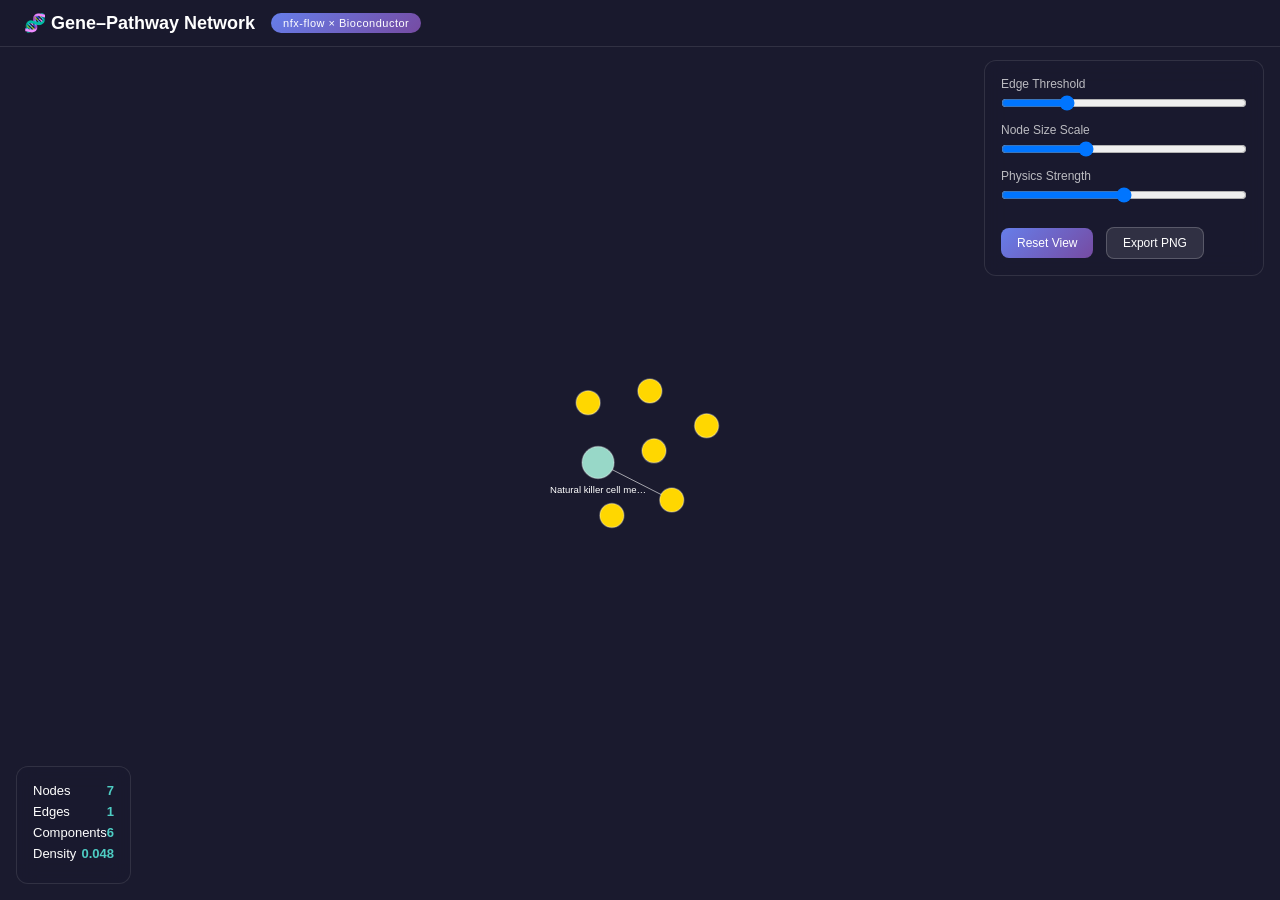
<file: img/bioc/gene_pathway_network.html>
<!DOCTYPE html>
<html>
<head>
<meta charset="utf-8">
<title>Gene–Pathway Network — nfx-flow Bioconductor</title>
<style>
* { margin: 0; padding: 0; box-sizing: border-box; }
body { 
    background: #1a1a2e; 
    color: #ffffff; 
    font-family: 'SF Pro Display', -apple-system, BlinkMacSystemFont, sans-serif;
    overflow: hidden;
}
#header {
    position: fixed; top: 0; left: 0; right: 0; z-index: 100;
    background: rgba(26,26,46,0.9); backdrop-filter: blur(10px);
    padding: 12px 24px; display: flex; align-items: center; gap: 16px;
    border-bottom: 1px solid rgba(255,255,255,0.1);
}
#header h1 { font-size: 18px; font-weight: 600; }
#header .badge {
    background: linear-gradient(135deg, #667eea, #764ba2);
    padding: 4px 12px; border-radius: 12px; font-size: 11px;
    font-weight: 500; letter-spacing: 0.5px;
}
#controls {
    position: fixed; top: 60px; right: 16px; z-index: 100;
    background: rgba(26,26,46,0.85); backdrop-filter: blur(10px);
    border-radius: 12px; padding: 16px; width: 280px;
    border: 1px solid rgba(255,255,255,0.1);
}
#controls label { font-size: 12px; display: block; margin-bottom: 4px; opacity: 0.7; }
#controls input[type=range] { width: 100%; margin-bottom: 12px; }
#stats {
    position: fixed; bottom: 16px; left: 16px; z-index: 100;
    background: rgba(26,26,46,0.85); backdrop-filter: blur(10px);
    border-radius: 12px; padding: 16px; font-size: 13px;
    border: 1px solid rgba(255,255,255,0.1);
}
#stats .stat-row { display: flex; justify-content: space-between; margin-bottom: 6px; }
#stats .stat-value { color: #4ECDC4; font-weight: 600; }
#tooltip {
    position: fixed; display: none; background: rgba(0,0,0,0.9);
    border: 1px solid rgba(255,255,255,0.2); border-radius: 8px;
    padding: 12px; font-size: 12px; max-width: 300px; z-index: 200;
    pointer-events: none;
}
canvas { display: block; }
</style>
</head>
<body>
<div id="header">
    <h1>🧬 Gene–Pathway Network</h1>
    <span class="badge">nfx-flow × Bioconductor</span>
</div>

<div id="controls">
    <label>Edge Threshold</label>
    <input type="range" id="threshold" min="0" max="100" value="25" 
           oninput="updateThreshold(this.value)">
    <label>Node Size Scale</label>
    <input type="range" id="nodeScale" min="50" max="200" value="100"
           oninput="updateNodeScale(this.value)">
    <label>Physics Strength</label>
    <input type="range" id="physics" min="0" max="100" value="50"
           oninput="updatePhysics(this.value)">
    <div style="margin-top: 12px;">
        <button onclick="resetView()" style="
            background: linear-gradient(135deg, #667eea, #764ba2);
            border: none; color: white; padding: 8px 16px;
            border-radius: 8px; cursor: pointer; font-size: 12px;
        ">Reset View</button>
        <button onclick="exportPNG()" style="
            background: rgba(255,255,255,0.1);
            border: 1px solid rgba(255,255,255,0.2); color: white;
            padding: 8px 16px; border-radius: 8px; cursor: pointer;
            font-size: 12px; margin-left: 8px;
        ">Export PNG</button>
    </div>
</div>

<div id="stats">
    <div class="stat-row"><span>Nodes</span><span class="stat-value" id="nNodes">0</span></div>
    <div class="stat-row"><span>Edges</span><span class="stat-value" id="nEdges">0</span></div>
    <div class="stat-row"><span>Components</span><span class="stat-value" id="nComp">0</span></div>
    <div class="stat-row"><span>Density</span><span class="stat-value" id="density">0</span></div>
</div>

<div id="tooltip"></div>

<canvas id="canvas"></canvas>

<script>
const rawNodes = [
  {
    "id": "gene_CD3E",
    "label": "CD3E",
    "group": "gene",
    "size": 15,
    "color": "#FFD700"
  },
  {
    "id": "gene_GZMB",
    "label": "GZMB",
    "group": "gene",
    "size": 15,
    "color": "#FFD700"
  },
  {
    "id": "gene_CCR7",
    "label": "CCR7",
    "group": "gene",
    "size": 15,
    "color": "#FFD700"
  },
  {
    "id": "gene_PDCD1",
    "label": "PDCD1",
    "group": "gene",
    "size": 15,
    "color": "#FFD700"
  },
  {
    "id": "gene_MKI67",
    "label": "MKI67",
    "group": "gene",
    "size": 15,
    "color": "#FFD700"
  },
  {
    "id": "gene_FAS",
    "label": "FAS",
    "group": "gene",
    "size": 15,
    "color": "#FFD700"
  },
  {
    "id": "pw_hsa04650",
    "label": "Natural killer cell mediated cytotoxicity",
    "group": "pathway",
    "size": 20,
    "color": "#98D8C8"
  }
];
const rawEdges = [
  {
    "source": "gene_GZMB",
    "target": "pw_hsa04650",
    "weight": 1.0
  }
];

// Force-directed layout engine
const canvas = document.getElementById('canvas');
const ctx = canvas.getContext('2d');
let W, H;

function resize() {
    W = canvas.width = window.innerWidth;
    H = canvas.height = window.innerHeight;
}
resize();
window.addEventListener('resize', resize);

// Initialize node positions
const nodes = rawNodes.map((n, i) => ({
    ...n,
    x: W/2 + (Math.random() - 0.5) * 400,
    y: H/2 + (Math.random() - 0.5) * 400,
    vx: 0, vy: 0,
    radius: (n.size || 15) * 0.8,
}));

let edges = rawEdges.map(e => ({
    ...e,
    sourceIdx: nodes.findIndex(n => n.id === e.source),
    targetIdx: nodes.findIndex(n => n.id === e.target),
})).filter(e => e.sourceIdx >= 0 && e.targetIdx >= 0);

let edgeThreshold = 0.25;
let nodeScale = 1.0;
let physicsStrength = 0.5;
let hoveredNode = null;
let dragNode = null;
let offsetX = 0, offsetY = 0;

// Stats
document.getElementById('nNodes').textContent = nodes.length;
document.getElementById('nEdges').textContent = edges.length;
document.getElementById('density').textContent = 
    (2 * edges.length / (nodes.length * (nodes.length - 1))).toFixed(3);

// Physics simulation
function simulate() {
    const repulsion = 2000 * physicsStrength;
    const attraction = 0.005 * physicsStrength;
    const damping = 0.85;
    const centerGravity = 0.01;
    
    // Repulsion between all nodes
    for (let i = 0; i < nodes.length; i++) {
        for (let j = i + 1; j < nodes.length; j++) {
            const dx = nodes[j].x - nodes[i].x;
            const dy = nodes[j].y - nodes[i].y;
            const dist = Math.sqrt(dx*dx + dy*dy) + 1;
            const force = repulsion / (dist * dist);
            const fx = (dx / dist) * force;
            const fy = (dy / dist) * force;
            nodes[i].vx -= fx; nodes[i].vy -= fy;
            nodes[j].vx += fx; nodes[j].vy += fy;
        }
    }
    
    // Attraction along edges
    const visibleEdges = edges.filter(e => (e.weight || 0.5) >= edgeThreshold);
    for (const e of visibleEdges) {
        const s = nodes[e.sourceIdx], t = nodes[e.targetIdx];
        const dx = t.x - s.x, dy = t.y - s.y;
        const dist = Math.sqrt(dx*dx + dy*dy) + 1;
        const force = attraction * dist * (e.weight || 0.5);
        s.vx += (dx/dist) * force; s.vy += (dy/dist) * force;
        t.vx -= (dx/dist) * force; t.vy -= (dy/dist) * force;
    }
    
    // Center gravity + update positions
    for (const n of nodes) {
        n.vx += (W/2 - n.x) * centerGravity;
        n.vy += (H/2 - n.y) * centerGravity;
        n.vx *= damping; n.vy *= damping;
        if (n !== dragNode) {
            n.x += n.vx; n.y += n.vy;
        }
    }
}

// Rendering
function draw() {
    ctx.fillStyle = '#1a1a2e';
    ctx.fillRect(0, 0, W, H);
    
    // Draw edges
    const visibleEdges = edges.filter(e => (e.weight || 0.5) >= edgeThreshold);
    for (const e of visibleEdges) {
        const s = nodes[e.sourceIdx], t = nodes[e.targetIdx];
        const alpha = Math.min(0.6, (e.weight || 0.3) * 0.8);
        
        ctx.beginPath();
        ctx.moveTo(s.x, s.y);
        ctx.lineTo(t.x, t.y);
        ctx.strokeStyle = hoveredNode && (e.sourceIdx === nodes.indexOf(hoveredNode) || e.targetIdx === nodes.indexOf(hoveredNode))
            ? 'rgba(255, 215, 0, 0.8)'
            : `rgba(255, 255, 255, ${alpha})`;
        ctx.lineWidth = hoveredNode && (e.sourceIdx === nodes.indexOf(hoveredNode) || e.targetIdx === nodes.indexOf(hoveredNode)) ? 2 : 1;
        ctx.stroke();
    }
    
    // Draw nodes
    for (const n of nodes) {
        const r = n.radius * nodeScale;
        
        // Glow effect for hovered node
        if (n === hoveredNode) {
            ctx.beginPath();
            ctx.arc(n.x, n.y, r + 8, 0, Math.PI * 2);
            const glow = ctx.createRadialGradient(n.x, n.y, r, n.x, n.y, r + 8);
            glow.addColorStop(0, n.color + '80');
            glow.addColorStop(1, 'transparent');
            ctx.fillStyle = glow;
            ctx.fill();
        }
        
        // Node circle
        ctx.beginPath();
        ctx.arc(n.x, n.y, r, 0, Math.PI * 2);
        ctx.fillStyle = n.color || '#4A90D9';
        ctx.fill();
        ctx.strokeStyle = 'rgba(255,255,255,0.3)';
        ctx.lineWidth = 1.5;
        ctx.stroke();
        
        // Label
        if (r * nodeScale > 12 || n === hoveredNode) {
            ctx.font = `${Math.max(9, r * 0.6)}px -apple-system, sans-serif`;
            ctx.fillStyle = '#ffffff';
            ctx.textAlign = 'center';
            ctx.textBaseline = 'middle';
            const label = n.label.length > 25 ? n.label.slice(0, 22) + '…' : n.label;
            ctx.fillText(label, n.x, n.y + r + 12);
        }
    }
    
    document.getElementById('nEdges').textContent = visibleEdges.length;
}

// Animation loop
function animate() {
    simulate();
    draw();
    requestAnimationFrame(animate);
}
animate();

// Interaction
canvas.addEventListener('mousemove', (e) => {
    const rect = canvas.getBoundingClientRect();
    const mx = e.clientX - rect.left, my = e.clientY - rect.top;
    
    hoveredNode = null;
    for (const n of nodes) {
        const dx = mx - n.x, dy = my - n.y;
        if (dx*dx + dy*dy < (n.radius * nodeScale + 5) ** 2) {
            hoveredNode = n;
            break;
        }
    }
    
    const tooltip = document.getElementById('tooltip');
    if (hoveredNode) {
        canvas.style.cursor = 'pointer';
        tooltip.style.display = 'block';
        tooltip.style.left = (e.clientX + 16) + 'px';
        tooltip.style.top = (e.clientY + 16) + 'px';
        tooltip.innerHTML = `
            <strong>${hoveredNode.label}</strong><br>
            <span style="opacity:0.7">ID: ${hoveredNode.id}</span><br>
            ${hoveredNode.significance ? `<span style="color:#4ECDC4">-log₁₀(p) = ${hoveredNode.significance.toFixed(2)}</span><br>` : ''}
            ${hoveredNode.genes && hoveredNode.genes.length ? `<span style="opacity:0.7">Genes: ${hoveredNode.genes.slice(0,8).join(', ')}</span>` : ''}
        `;
    } else {
        canvas.style.cursor = 'default';
        tooltip.style.display = 'none';
    }
    
    if (dragNode) {
        dragNode.x = mx; dragNode.y = my;
        dragNode.vx = 0; dragNode.vy = 0;
    }
});

canvas.addEventListener('mousedown', () => { if (hoveredNode) dragNode = hoveredNode; });
canvas.addEventListener('mouseup', () => { dragNode = null; });

function updateThreshold(v) { edgeThreshold = v / 100; }
function updateNodeScale(v) { nodeScale = v / 100; }
function updatePhysics(v) { physicsStrength = v / 100; }
function resetView() {
    nodes.forEach((n, i) => {
        n.x = W/2 + (Math.random() - 0.5) * 400;
        n.y = H/2 + (Math.random() - 0.5) * 400;
        n.vx = 0; n.vy = 0;
    });
}
function exportPNG() {
    const link = document.createElement('a');
    link.download = 'pathway_network.png';
    link.href = canvas.toDataURL();
    link.click();
}

// Compute connected components
function countComponents() {
    const visited = new Set();
    let count = 0;
    const adj = {};
    nodes.forEach((n, i) => adj[i] = []);
    const visibleEdges = edges.filter(e => (e.weight || 0.5) >= edgeThreshold);
    visibleEdges.forEach(e => {
        adj[e.sourceIdx].push(e.targetIdx);
        adj[e.targetIdx].push(e.sourceIdx);
    });
    for (let i = 0; i < nodes.length; i++) {
        if (visited.has(i)) continue;
        count++;
        const stack = [i];
        while (stack.length) {
            const cur = stack.pop();
            if (visited.has(cur)) continue;
            visited.add(cur);
            for (const nb of (adj[cur] || [])) stack.push(nb);
        }
    }
    document.getElementById('nComp').textContent = count;
}
setTimeout(countComponents, 1000);
</script>
</body>
</html>
</file>
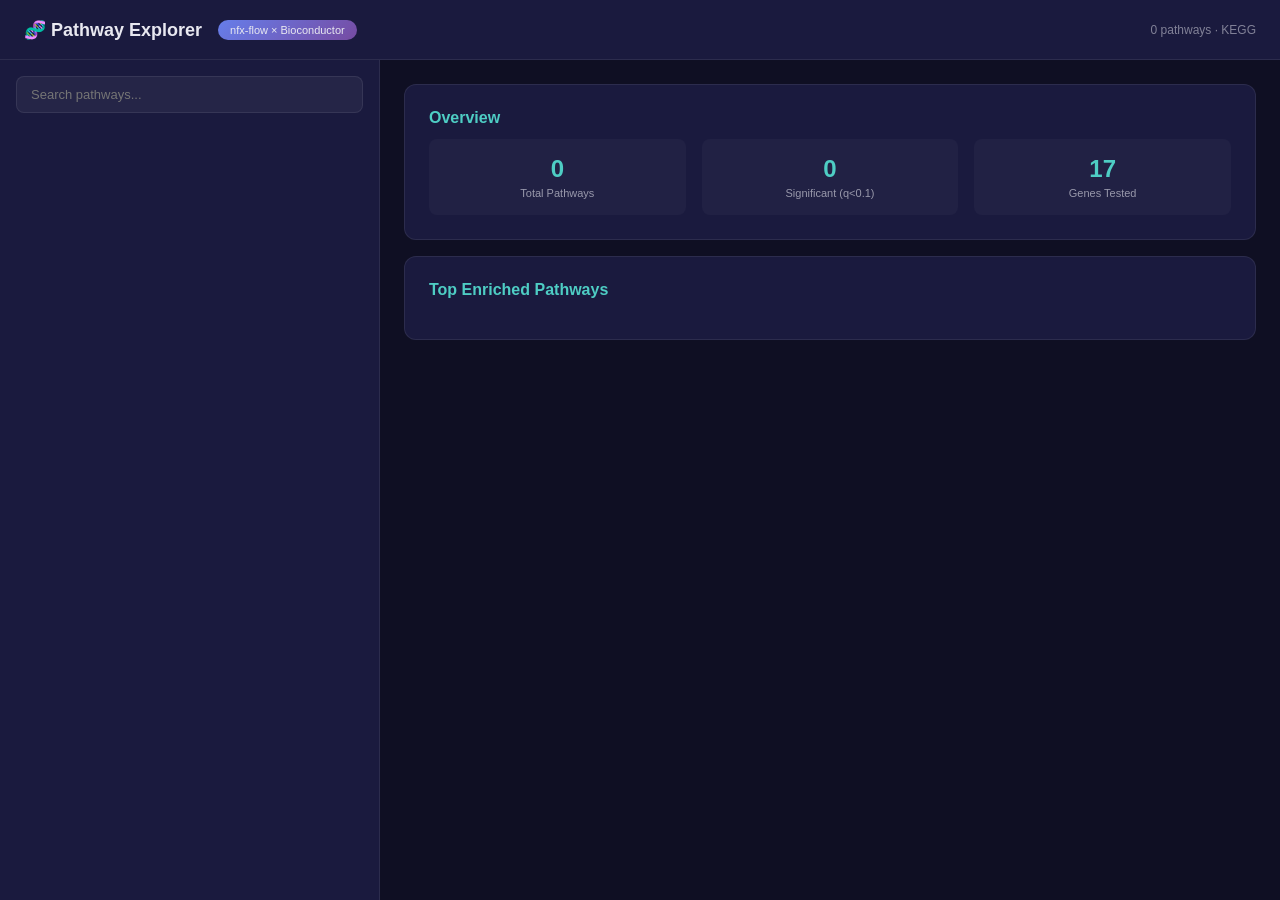
<file: img/bioc/pathway_explorer.html>
<!DOCTYPE html>
<html>
<head>
<meta charset="utf-8">
<title>Pathway Explorer — nfx-flow Bioconductor</title>
<style>
:root {
    --bg: #0f0f23;
    --surface: #1a1a3e;
    --text: #e8e8f0;
    --accent: #4ECDC4;
    --accent2: #FF6B6B;
    --border: rgba(255,255,255,0.08);
}
* { margin: 0; padding: 0; box-sizing: border-box; }
body {
    background: var(--bg);
    color: var(--text);
    font-family: 'SF Pro Display', -apple-system, sans-serif;
    display: grid;
    grid-template-columns: 380px 1fr;
    grid-template-rows: 60px 1fr;
    height: 100vh;
    overflow: hidden;
}
header {
    grid-column: 1 / -1;
    background: var(--surface);
    border-bottom: 1px solid var(--border);
    display: flex;
    align-items: center;
    padding: 0 24px;
    gap: 16px;
}
header h1 { font-size: 18px; font-weight: 600; }
header .badge {
    background: linear-gradient(135deg, #667eea, #764ba2);
    padding: 4px 12px;
    border-radius: 12px;
    font-size: 11px;
}
.sidebar {
    background: var(--surface);
    border-right: 1px solid var(--border);
    overflow-y: auto;
    padding: 16px;
}
.search-box {
    width: 100%;
    padding: 10px 14px;
    background: rgba(255,255,255,0.05);
    border: 1px solid var(--border);
    border-radius: 8px;
    color: var(--text);
    font-size: 13px;
    margin-bottom: 12px;
}
.search-box:focus { outline: none; border-color: var(--accent); }
.pathway-item {
    padding: 12px;
    border-radius: 8px;
    margin-bottom: 8px;
    cursor: pointer;
    border: 1px solid transparent;
    transition: all 0.2s;
}
.pathway-item:hover { background: rgba(255,255,255,0.05); border-color: var(--border); }
.pathway-item.active { background: rgba(78,205,196,0.1); border-color: var(--accent); }
.pathway-item .name { font-size: 13px; font-weight: 500; margin-bottom: 4px; }
.pathway-item .meta { font-size: 11px; opacity: 0.6; display: flex; gap: 12px; }
.pathway-item .pval { color: var(--accent); }
.main-view {
    padding: 24px;
    overflow-y: auto;
}
.detail-card {
    background: var(--surface);
    border-radius: 12px;
    padding: 24px;
    margin-bottom: 16px;
    border: 1px solid var(--border);
}
.detail-card h2 { font-size: 16px; margin-bottom: 12px; color: var(--accent); }
.gene-grid {
    display: flex;
    flex-wrap: wrap;
    gap: 8px;
}
.gene-chip {
    background: rgba(78,205,196,0.15);
    border: 1px solid rgba(78,205,196,0.3);
    padding: 4px 12px;
    border-radius: 16px;
    font-size: 12px;
    font-family: 'SF Mono', monospace;
}
.stat-grid {
    display: grid;
    grid-template-columns: repeat(3, 1fr);
    gap: 16px;
}
.stat-box {
    background: rgba(255,255,255,0.03);
    border-radius: 8px;
    padding: 16px;
    text-align: center;
}
.stat-box .value { font-size: 24px; font-weight: 700; color: var(--accent); }
.stat-box .label { font-size: 11px; opacity: 0.6; margin-top: 4px; }
.bar-chart {
    margin-top: 16px;
}
.bar {
    display: flex;
    align-items: center;
    margin-bottom: 8px;
}
.bar-label { width: 200px; font-size: 12px; text-overflow: ellipsis; overflow: hidden; white-space: nowrap; }
.bar-track { flex: 1; height: 20px; background: rgba(255,255,255,0.05); border-radius: 4px; overflow: hidden; }
.bar-fill { height: 100%; border-radius: 4px; transition: width 0.5s; }
.bar-value { width: 60px; text-align: right; font-size: 11px; opacity: 0.7; }
</style>
</head>
<body>
<header>
    <h1>🧬 Pathway Explorer</h1>
    <span class="badge">nfx-flow × Bioconductor</span>
    <span style="margin-left:auto;opacity:0.5;font-size:12px;">
        0 pathways · KEGG
    </span>
</header>

<div class="sidebar">
    <input type="text" class="search-box" placeholder="Search pathways..." oninput="filterPathways(this.value)">
    <div id="pathwayList"></div>
</div>

<div class="main-view" id="mainView">
    <div class="detail-card">
        <h2>Overview</h2>
        <div class="stat-grid">
            <div class="stat-box">
                <div class="value">0</div>
                <div class="label">Total Pathways</div>
            </div>
            <div class="stat-box">
                <div class="value">0</div>
                <div class="label">Significant (q<0.1)</div>
            </div>
            <div class="stat-box">
                <div class="value">17</div>
                <div class="label">Genes Tested</div>
            </div>
        </div>
    </div>
    <div class="detail-card">
        <h2>Top Enriched Pathways</h2>
        <div class="bar-chart" id="barChart"></div>
    </div>
</div>

<script>
const pathways = [];

function renderList(items) {
    const list = document.getElementById('pathwayList');
    list.innerHTML = items.map((p, i) => `
        <div class="pathway-item" onclick="selectPathway(${i})" id="pw_${i}">
            <div class="name">${p.name || p.id}</div>
            <div class="meta">
                <span class="pval">p=${p.pvalue.toExponential(2)}</span>
                <span>${p.count} genes</span>
            </div>
        </div>
    `).join('');
}

function renderBarChart() {
    const chart = document.getElementById('barChart');
    const maxP = Math.max(...pathways.slice(0, 15).map(p => -Math.log10(p.pvalue + 1e-50)));
    chart.innerHTML = pathways.slice(0, 15).map(p => {
        const val = -Math.log10(p.pvalue + 1e-50);
        const pct = (val / maxP * 100).toFixed(1);
        const hue = 180 - (val / maxP) * 120;
        return `
            <div class="bar">
                <div class="bar-label" title="${p.name}">${p.name}</div>
                <div class="bar-track">
                    <div class="bar-fill" style="width:${pct}%;background:hsl(${hue},70%,55%)"></div>
                </div>
                <div class="bar-value">${val.toFixed(1)}</div>
            </div>
        `;
    }).join('');
}

function selectPathway(idx) {
    document.querySelectorAll('.pathway-item').forEach(el => el.classList.remove('active'));
    document.getElementById(`pw_${idx}`).classList.add('active');
    
    const p = pathways[idx];
    document.getElementById('mainView').innerHTML = `
        <div class="detail-card">
            <h2>${p.name}</h2>
            <div class="stat-grid">
                <div class="stat-box">
                    <div class="value">${p.pvalue.toExponential(2)}</div>
                    <div class="label">P-value</div>
                </div>
                <div class="stat-box">
                    <div class="value">${p.count}</div>
                    <div class="label">Genes in Set</div>
                </div>
                <div class="stat-box">
                    <div class="value">${p.ratio || 'N/A'}</div>
                    <div class="label">Gene Ratio</div>
                </div>
            </div>
        </div>
        <div class="detail-card">
            <h2>Member Genes</h2>
            <div class="gene-grid">
                ${p.genes.map(g => `<span class="gene-chip">${g}</span>`).join('')}
            </div>
        </div>
    `;
}

function filterPathways(query) {
    const filtered = pathways.filter(p => 
        (p.name || '').toLowerCase().includes(query.toLowerCase()) ||
        p.genes.some(g => g.toLowerCase().includes(query.toLowerCase()))
    );
    renderList(filtered);
}

renderList(pathways);
renderBarChart();
</script>
</body>
</html>
</file>
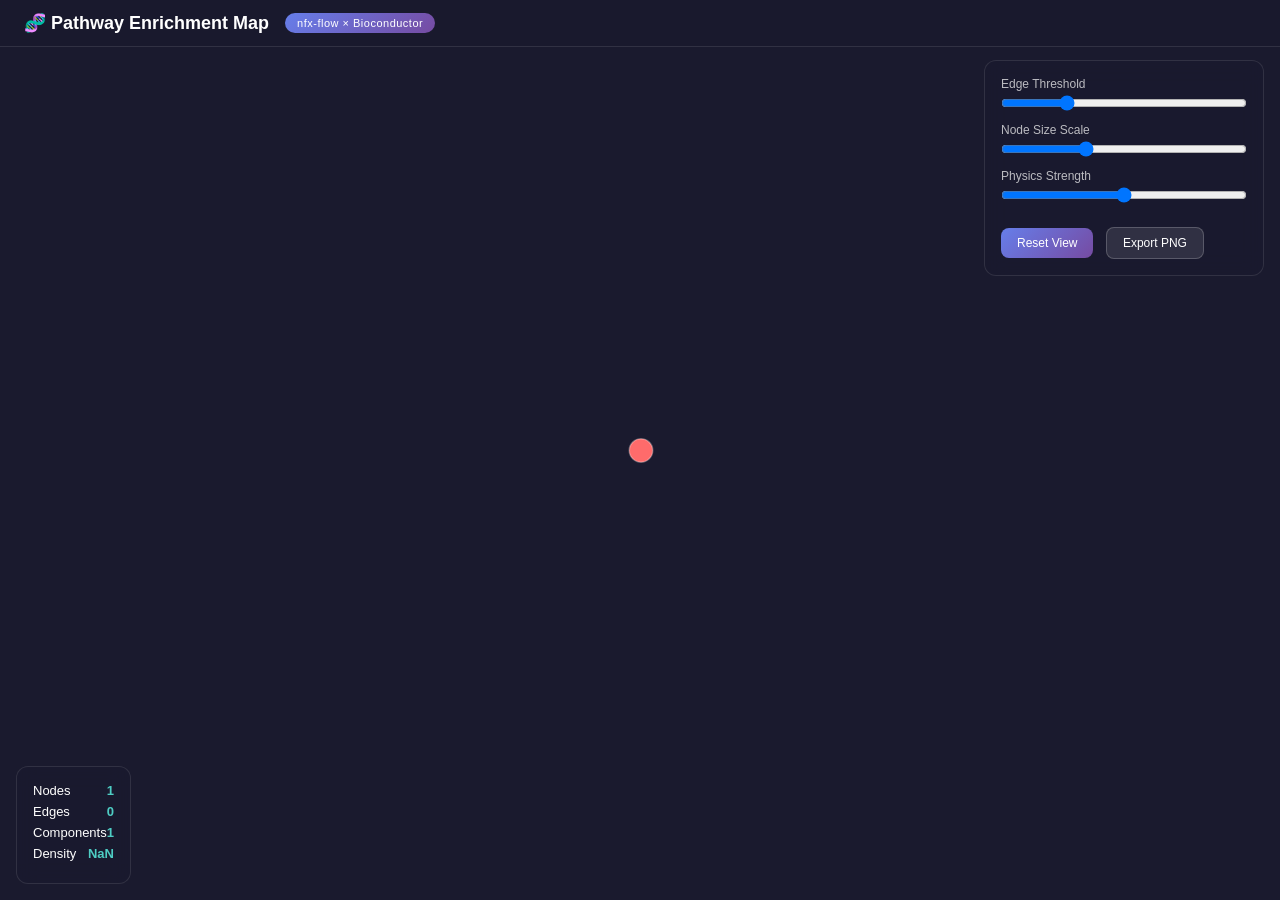
<file: img/bioc/pathway_network.html>
<!DOCTYPE html>
<html>
<head>
<meta charset="utf-8">
<title>Pathway Enrichment Map — nfx-flow Bioconductor</title>
<style>
* { margin: 0; padding: 0; box-sizing: border-box; }
body { 
    background: #1a1a2e; 
    color: #ffffff; 
    font-family: 'SF Pro Display', -apple-system, BlinkMacSystemFont, sans-serif;
    overflow: hidden;
}
#header {
    position: fixed; top: 0; left: 0; right: 0; z-index: 100;
    background: rgba(26,26,46,0.9); backdrop-filter: blur(10px);
    padding: 12px 24px; display: flex; align-items: center; gap: 16px;
    border-bottom: 1px solid rgba(255,255,255,0.1);
}
#header h1 { font-size: 18px; font-weight: 600; }
#header .badge {
    background: linear-gradient(135deg, #667eea, #764ba2);
    padding: 4px 12px; border-radius: 12px; font-size: 11px;
    font-weight: 500; letter-spacing: 0.5px;
}
#controls {
    position: fixed; top: 60px; right: 16px; z-index: 100;
    background: rgba(26,26,46,0.85); backdrop-filter: blur(10px);
    border-radius: 12px; padding: 16px; width: 280px;
    border: 1px solid rgba(255,255,255,0.1);
}
#controls label { font-size: 12px; display: block; margin-bottom: 4px; opacity: 0.7; }
#controls input[type=range] { width: 100%; margin-bottom: 12px; }
#stats {
    position: fixed; bottom: 16px; left: 16px; z-index: 100;
    background: rgba(26,26,46,0.85); backdrop-filter: blur(10px);
    border-radius: 12px; padding: 16px; font-size: 13px;
    border: 1px solid rgba(255,255,255,0.1);
}
#stats .stat-row { display: flex; justify-content: space-between; margin-bottom: 6px; }
#stats .stat-value { color: #4ECDC4; font-weight: 600; }
#tooltip {
    position: fixed; display: none; background: rgba(0,0,0,0.9);
    border: 1px solid rgba(255,255,255,0.2); border-radius: 8px;
    padding: 12px; font-size: 12px; max-width: 300px; z-index: 200;
    pointer-events: none;
}
canvas { display: block; }
</style>
</head>
<body>
<div id="header">
    <h1>🧬 Pathway Enrichment Map</h1>
    <span class="badge">nfx-flow × Bioconductor</span>
</div>

<div id="controls">
    <label>Edge Threshold</label>
    <input type="range" id="threshold" min="0" max="100" value="25" 
           oninput="updateThreshold(this.value)">
    <label>Node Size Scale</label>
    <input type="range" id="nodeScale" min="50" max="200" value="100"
           oninput="updateNodeScale(this.value)">
    <label>Physics Strength</label>
    <input type="range" id="physics" min="0" max="100" value="50"
           oninput="updatePhysics(this.value)">
    <div style="margin-top: 12px;">
        <button onclick="resetView()" style="
            background: linear-gradient(135deg, #667eea, #764ba2);
            border: none; color: white; padding: 8px 16px;
            border-radius: 8px; cursor: pointer; font-size: 12px;
        ">Reset View</button>
        <button onclick="exportPNG()" style="
            background: rgba(255,255,255,0.1);
            border: 1px solid rgba(255,255,255,0.2); color: white;
            padding: 8px 16px; border-radius: 8px; cursor: pointer;
            font-size: 12px; margin-left: 8px;
        ">Export PNG</button>
    </div>
</div>

<div id="stats">
    <div class="stat-row"><span>Nodes</span><span class="stat-value" id="nNodes">0</span></div>
    <div class="stat-row"><span>Edges</span><span class="stat-value" id="nEdges">0</span></div>
    <div class="stat-row"><span>Components</span><span class="stat-value" id="nComp">0</span></div>
    <div class="stat-row"><span>Density</span><span class="stat-value" id="density">0</span></div>
</div>

<div id="tooltip"></div>

<canvas id="canvas"></canvas>

<script>
const rawNodes = [
  {
    "id": "hsa04650",
    "label": "Natural killer cell mediated cytotoxicity",
    "size": 14.667679131038202,
    "significance": 2.9335358262076405,
    "genes": [
      "FCGR3A",
      "GZMB",
      "IFNG",
      "KLRK1",
      "NCAM1",
      "PRF1",
      "TNF"
    ],
    "count": 7,
    "color": "#FF6B6B"
  }
];
const rawEdges = [];

// Force-directed layout engine
const canvas = document.getElementById('canvas');
const ctx = canvas.getContext('2d');
let W, H;

function resize() {
    W = canvas.width = window.innerWidth;
    H = canvas.height = window.innerHeight;
}
resize();
window.addEventListener('resize', resize);

// Initialize node positions
const nodes = rawNodes.map((n, i) => ({
    ...n,
    x: W/2 + (Math.random() - 0.5) * 400,
    y: H/2 + (Math.random() - 0.5) * 400,
    vx: 0, vy: 0,
    radius: (n.size || 15) * 0.8,
}));

let edges = rawEdges.map(e => ({
    ...e,
    sourceIdx: nodes.findIndex(n => n.id === e.source),
    targetIdx: nodes.findIndex(n => n.id === e.target),
})).filter(e => e.sourceIdx >= 0 && e.targetIdx >= 0);

let edgeThreshold = 0.25;
let nodeScale = 1.0;
let physicsStrength = 0.5;
let hoveredNode = null;
let dragNode = null;
let offsetX = 0, offsetY = 0;

// Stats
document.getElementById('nNodes').textContent = nodes.length;
document.getElementById('nEdges').textContent = edges.length;
document.getElementById('density').textContent = 
    (2 * edges.length / (nodes.length * (nodes.length - 1))).toFixed(3);

// Physics simulation
function simulate() {
    const repulsion = 2000 * physicsStrength;
    const attraction = 0.005 * physicsStrength;
    const damping = 0.85;
    const centerGravity = 0.01;
    
    // Repulsion between all nodes
    for (let i = 0; i < nodes.length; i++) {
        for (let j = i + 1; j < nodes.length; j++) {
            const dx = nodes[j].x - nodes[i].x;
            const dy = nodes[j].y - nodes[i].y;
            const dist = Math.sqrt(dx*dx + dy*dy) + 1;
            const force = repulsion / (dist * dist);
            const fx = (dx / dist) * force;
            const fy = (dy / dist) * force;
            nodes[i].vx -= fx; nodes[i].vy -= fy;
            nodes[j].vx += fx; nodes[j].vy += fy;
        }
    }
    
    // Attraction along edges
    const visibleEdges = edges.filter(e => (e.weight || 0.5) >= edgeThreshold);
    for (const e of visibleEdges) {
        const s = nodes[e.sourceIdx], t = nodes[e.targetIdx];
        const dx = t.x - s.x, dy = t.y - s.y;
        const dist = Math.sqrt(dx*dx + dy*dy) + 1;
        const force = attraction * dist * (e.weight || 0.5);
        s.vx += (dx/dist) * force; s.vy += (dy/dist) * force;
        t.vx -= (dx/dist) * force; t.vy -= (dy/dist) * force;
    }
    
    // Center gravity + update positions
    for (const n of nodes) {
        n.vx += (W/2 - n.x) * centerGravity;
        n.vy += (H/2 - n.y) * centerGravity;
        n.vx *= damping; n.vy *= damping;
        if (n !== dragNode) {
            n.x += n.vx; n.y += n.vy;
        }
    }
}

// Rendering
function draw() {
    ctx.fillStyle = '#1a1a2e';
    ctx.fillRect(0, 0, W, H);
    
    // Draw edges
    const visibleEdges = edges.filter(e => (e.weight || 0.5) >= edgeThreshold);
    for (const e of visibleEdges) {
        const s = nodes[e.sourceIdx], t = nodes[e.targetIdx];
        const alpha = Math.min(0.6, (e.weight || 0.3) * 0.8);
        
        ctx.beginPath();
        ctx.moveTo(s.x, s.y);
        ctx.lineTo(t.x, t.y);
        ctx.strokeStyle = hoveredNode && (e.sourceIdx === nodes.indexOf(hoveredNode) || e.targetIdx === nodes.indexOf(hoveredNode))
            ? 'rgba(255, 215, 0, 0.8)'
            : `rgba(255, 255, 255, ${alpha})`;
        ctx.lineWidth = hoveredNode && (e.sourceIdx === nodes.indexOf(hoveredNode) || e.targetIdx === nodes.indexOf(hoveredNode)) ? 2 : 1;
        ctx.stroke();
    }
    
    // Draw nodes
    for (const n of nodes) {
        const r = n.radius * nodeScale;
        
        // Glow effect for hovered node
        if (n === hoveredNode) {
            ctx.beginPath();
            ctx.arc(n.x, n.y, r + 8, 0, Math.PI * 2);
            const glow = ctx.createRadialGradient(n.x, n.y, r, n.x, n.y, r + 8);
            glow.addColorStop(0, n.color + '80');
            glow.addColorStop(1, 'transparent');
            ctx.fillStyle = glow;
            ctx.fill();
        }
        
        // Node circle
        ctx.beginPath();
        ctx.arc(n.x, n.y, r, 0, Math.PI * 2);
        ctx.fillStyle = n.color || '#4A90D9';
        ctx.fill();
        ctx.strokeStyle = 'rgba(255,255,255,0.3)';
        ctx.lineWidth = 1.5;
        ctx.stroke();
        
        // Label
        if (r * nodeScale > 12 || n === hoveredNode) {
            ctx.font = `${Math.max(9, r * 0.6)}px -apple-system, sans-serif`;
            ctx.fillStyle = '#ffffff';
            ctx.textAlign = 'center';
            ctx.textBaseline = 'middle';
            const label = n.label.length > 25 ? n.label.slice(0, 22) + '…' : n.label;
            ctx.fillText(label, n.x, n.y + r + 12);
        }
    }
    
    document.getElementById('nEdges').textContent = visibleEdges.length;
}

// Animation loop
function animate() {
    simulate();
    draw();
    requestAnimationFrame(animate);
}
animate();

// Interaction
canvas.addEventListener('mousemove', (e) => {
    const rect = canvas.getBoundingClientRect();
    const mx = e.clientX - rect.left, my = e.clientY - rect.top;
    
    hoveredNode = null;
    for (const n of nodes) {
        const dx = mx - n.x, dy = my - n.y;
        if (dx*dx + dy*dy < (n.radius * nodeScale + 5) ** 2) {
            hoveredNode = n;
            break;
        }
    }
    
    const tooltip = document.getElementById('tooltip');
    if (hoveredNode) {
        canvas.style.cursor = 'pointer';
        tooltip.style.display = 'block';
        tooltip.style.left = (e.clientX + 16) + 'px';
        tooltip.style.top = (e.clientY + 16) + 'px';
        tooltip.innerHTML = `
            <strong>${hoveredNode.label}</strong><br>
            <span style="opacity:0.7">ID: ${hoveredNode.id}</span><br>
            ${hoveredNode.significance ? `<span style="color:#4ECDC4">-log₁₀(p) = ${hoveredNode.significance.toFixed(2)}</span><br>` : ''}
            ${hoveredNode.genes && hoveredNode.genes.length ? `<span style="opacity:0.7">Genes: ${hoveredNode.genes.slice(0,8).join(', ')}</span>` : ''}
        `;
    } else {
        canvas.style.cursor = 'default';
        tooltip.style.display = 'none';
    }
    
    if (dragNode) {
        dragNode.x = mx; dragNode.y = my;
        dragNode.vx = 0; dragNode.vy = 0;
    }
});

canvas.addEventListener('mousedown', () => { if (hoveredNode) dragNode = hoveredNode; });
canvas.addEventListener('mouseup', () => { dragNode = null; });

function updateThreshold(v) { edgeThreshold = v / 100; }
function updateNodeScale(v) { nodeScale = v / 100; }
function updatePhysics(v) { physicsStrength = v / 100; }
function resetView() {
    nodes.forEach((n, i) => {
        n.x = W/2 + (Math.random() - 0.5) * 400;
        n.y = H/2 + (Math.random() - 0.5) * 400;
        n.vx = 0; n.vy = 0;
    });
}
function exportPNG() {
    const link = document.createElement('a');
    link.download = 'pathway_network.png';
    link.href = canvas.toDataURL();
    link.click();
}

// Compute connected components
function countComponents() {
    const visited = new Set();
    let count = 0;
    const adj = {};
    nodes.forEach((n, i) => adj[i] = []);
    const visibleEdges = edges.filter(e => (e.weight || 0.5) >= edgeThreshold);
    visibleEdges.forEach(e => {
        adj[e.sourceIdx].push(e.targetIdx);
        adj[e.targetIdx].push(e.sourceIdx);
    });
    for (let i = 0; i < nodes.length; i++) {
        if (visited.has(i)) continue;
        count++;
        const stack = [i];
        while (stack.length) {
            const cur = stack.pop();
            if (visited.has(cur)) continue;
            visited.add(cur);
            for (const nb of (adj[cur] || [])) stack.push(nb);
        }
    }
    document.getElementById('nComp').textContent = count;
}
setTimeout(countComponents, 1000);
</script>
</body>
</html>
</file>
